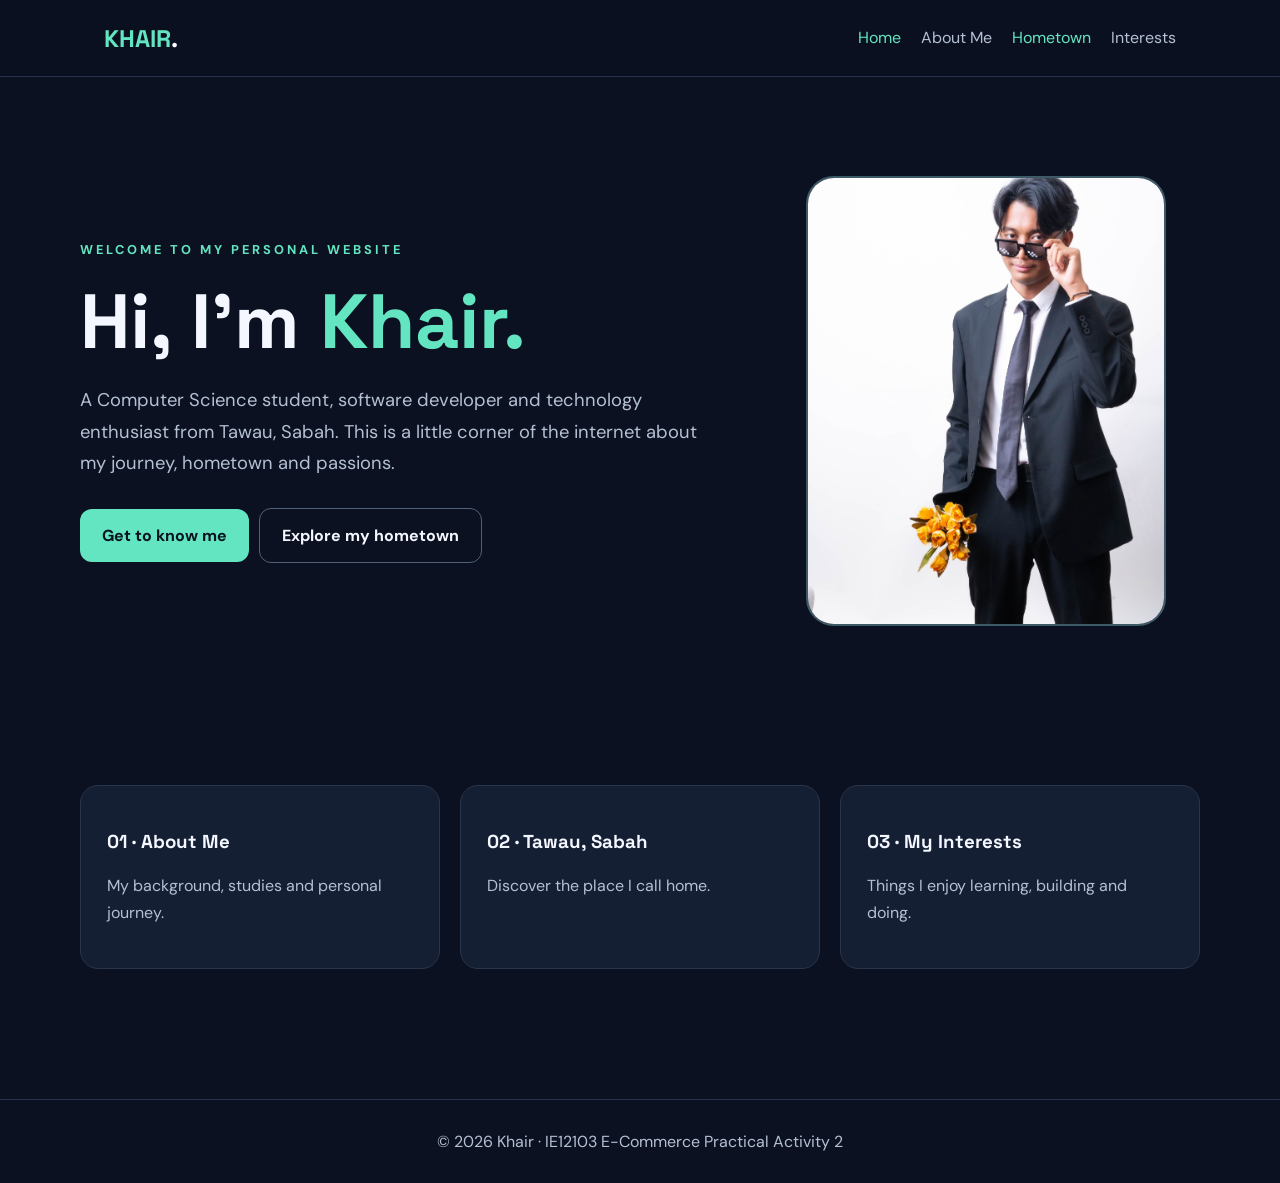
<file: khair-portfolio/index.html>
<!DOCTYPE html><html lang="en"><head><meta charset="UTF-8"><meta name="viewport" content="width=device-width,initial-scale=1"><meta name="description" content="Khair's personal website: hometown, background and interests"><title>Home | Khair</title><link rel="stylesheet" href="assets/style.css"></head><body><header><nav class="container"><a class="logo" href="index.html">KHAIR<span style="color:white">.</span></a><div class="links"><a href="index.html" class="active">Home</a><a href="about.html" >About Me</a><a href="hometown.html" class="active"TOWN>Hometown</a><a href="interests.html" >Interests</a></div></nav></header><main><div class="container hero"><div><div class="eyebrow">Welcome to my personal website</div><h1>Hi, I'm <span style="color:var(--accent)">Khair.</span></h1><p class="lead">A Computer Science student, software developer and technology enthusiast from Tawau, Sabah. This is a little corner of the internet about my journey, hometown and passions.</p><a class="btn" href="about.html">Get to know me</a><a class="btn secondary" href="hometown.html">Explore my hometown</a></div><div class="photo-wrap"><img class="portrait" src="assets/gmbrku.jpeg" alt="Portrait of Khair" onerror="this.src='assets/gmbrku.jpeg"></div></div><section class="container section"><div class="grid"><a class="card" href="about.html"><h3>01 · About Me</h3><p>My background, studies and personal journey.</p></a><a class="card" href="hometown.html"><h3>02 · Tawau, Sabah</h3><p>Discover the place I call home.</p></a><a class="card" href="interests.html"><h3>03 · My Interests</h3><p>Things I enjoy learning, building and doing.</p></a></div></section></main><footer>© <span data-year>2026</span> Khair · IE12103 E-Commerce Practical Activity 2</footer><script src="assets/script.js"></script></body></html>
</file>
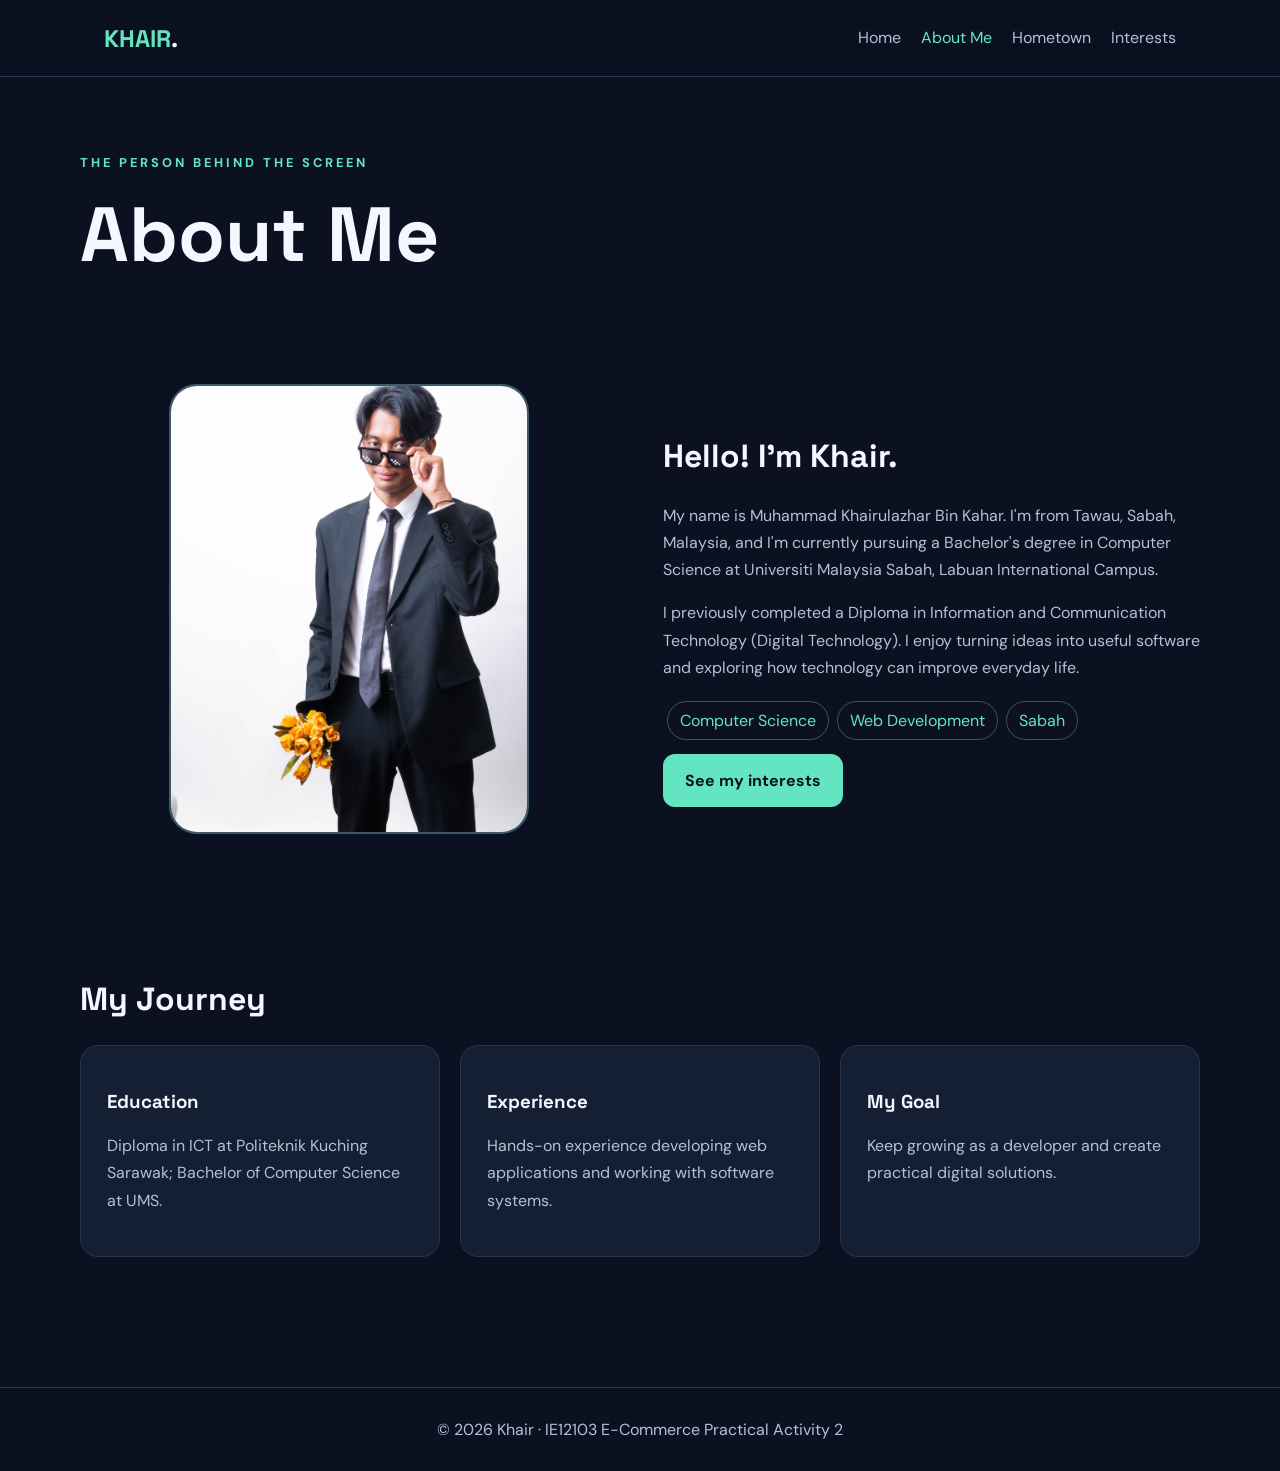
<file: khair-portfolio/about.html>
<!DOCTYPE html><html lang="en"><head><meta charset="UTF-8"><meta name="viewport" content="width=device-width,initial-scale=1"><meta name="description" content="Khair's personal website: hometown, background and interests"><title>About Me | Khair</title><link rel="stylesheet" href="assets/style.css"></head><body><header><nav class="container"><a class="logo" href="index.html">KHAIR<span style="color:white">.</span></a><div class="links"><a href="index.html" >Home</a><a href="about.html" class="active">About Me</a><a href="hometown.html" TOWN>Hometown</a><a href="interests.html" >Interests</a></div></nav></header><main><section class="container page-head"><div class="eyebrow">The person behind the screen</div><h1>About Me</h1></section><section class="container two section"><div class="photo-wrap"><img class="portrait" src="assets/gmbrku.jpeg" alt="Khair's profile photo" onerror="this.src='assets/gmbrku.jpeg'"></div><div><h2>Hello! I'm Khair.</h2><p class="muted">My name is Muhammad Khairulazhar Bin Kahar. I'm from Tawau, Sabah, Malaysia, and I'm currently pursuing a Bachelor's degree in Computer Science at Universiti Malaysia Sabah, Labuan International Campus.</p><p class="muted">I previously completed a Diploma in Information and Communication Technology (Digital Technology). I enjoy turning ideas into useful software and exploring how technology can improve everyday life.</p><div><span class="tag">Computer Science</span><span class="tag">Web Development</span><span class="tag">Sabah</span></div><a class="btn" href="interests.html">See my interests</a></div></section><section class="container section"><h2>My Journey</h2><div class="grid"><div class="card"><h3>Education</h3><p>Diploma in ICT at Politeknik Kuching Sarawak; Bachelor of Computer Science at UMS.</p></div><div class="card"><h3>Experience</h3><p>Hands-on experience developing web applications and working with software systems.</p></div><div class="card"><h3>My Goal</h3><p>Keep growing as a developer and create practical digital solutions.</p></div></div></section></main><footer>© <span data-year>2026</span> Khair · IE12103 E-Commerce Practical Activity 2</footer><script src="assets/script.js"></script></body></html>
</file>
<file: khair-portfolio/assets/style.css>
@import url('https://fonts.googleapis.com/css2?family=DM+Sans:wght@400;500;600;700&family=Space+Grotesk:wght@400;500;600;700&display=swap');:root{--bg:#0b1120;--panel:#151f33;--ink:#f4f7ff;--muted:#b4c0d3;--accent:#64e5c1}*{box-sizing:border-box}body{margin:0;background:var(--bg);color:var(--ink);font-family:'DM Sans',sans-serif;line-height:1.7}a{color:inherit;text-decoration:none}.container{max-width:1120px;margin:auto;padding:0 24px}header{border-bottom:1px solid #26334a;background:#0b1120e8;position:sticky;top:0;z-index:5;backdrop-filter:blur(12px)}nav{display:flex;align-items:center;justify-content:space-between;gap:20px;min-height:76px}.logo{font:700 1.5rem 'Space Grotesk';color:var(--accent)}.links{display:flex;flex-wrap:wrap;gap:20px}.links a{color:var(--muted)}.links a:hover,.links a.active{color:var(--accent)}h1,h2,h3{font-family:'Space Grotesk';line-height:1.2}h1{font-size:clamp(2.5rem,6vw,5rem);margin:14px 0}h2{font-size:2rem}.eyebrow{color:var(--accent);text-transform:uppercase;letter-spacing:3px;font-size:.8rem;font-weight:700}.hero{min-height:72vh;display:grid;grid-template-columns:1.2fr .8fr;align-items:center;gap:48px;padding:80px 0}.lead{font-size:1.15rem;color:var(--muted);max-width:650px}.btn{display:inline-block;background:var(--accent);color:#071420;padding:13px 22px;border-radius:12px;font-weight:700;margin:10px 10px 0 0;border:0;cursor:pointer}.btn.secondary{background:transparent;color:var(--ink);border:1px solid #526078}.portrait{width:100%;max-width:360px;aspect-ratio:4/5;object-fit:cover;border-radius:28px;border:2px solid #3d5a66;background:#243247}.photo-wrap{display:flex;justify-content:center}.section{padding:60px 0}.grid{display:grid;grid-template-columns:repeat(3,1fr);gap:20px}.card{background:var(--panel);padding:26px;border:1px solid #29354b;border-radius:18px}.card p{color:var(--muted)}.card img{width:100%;height:210px;object-fit:cover;border-radius:12px}.tag{display:inline-block;border:1px solid #355c5b;color:var(--accent);padding:5px 12px;border-radius:30px;margin:4px}.page-head{padding:75px 0 30px}.two{display:grid;grid-template-columns:1fr 1fr;gap:45px;align-items:center}.muted{color:var(--muted)}footer{margin-top:70px;padding:28px 0;border-top:1px solid #26334a;color:var(--muted);text-align:center}#menuButton{display:none}@media(max-width:750px){.hero,.two{grid-template-columns:1fr}.hero{padding:55px 0}.grid{grid-template-columns:1fr}.links{gap:10px;font-size:.85rem}nav{align-items:flex-start;flex-direction:column;padding:16px 0}.portrait{max-width:300px}}
</file>
